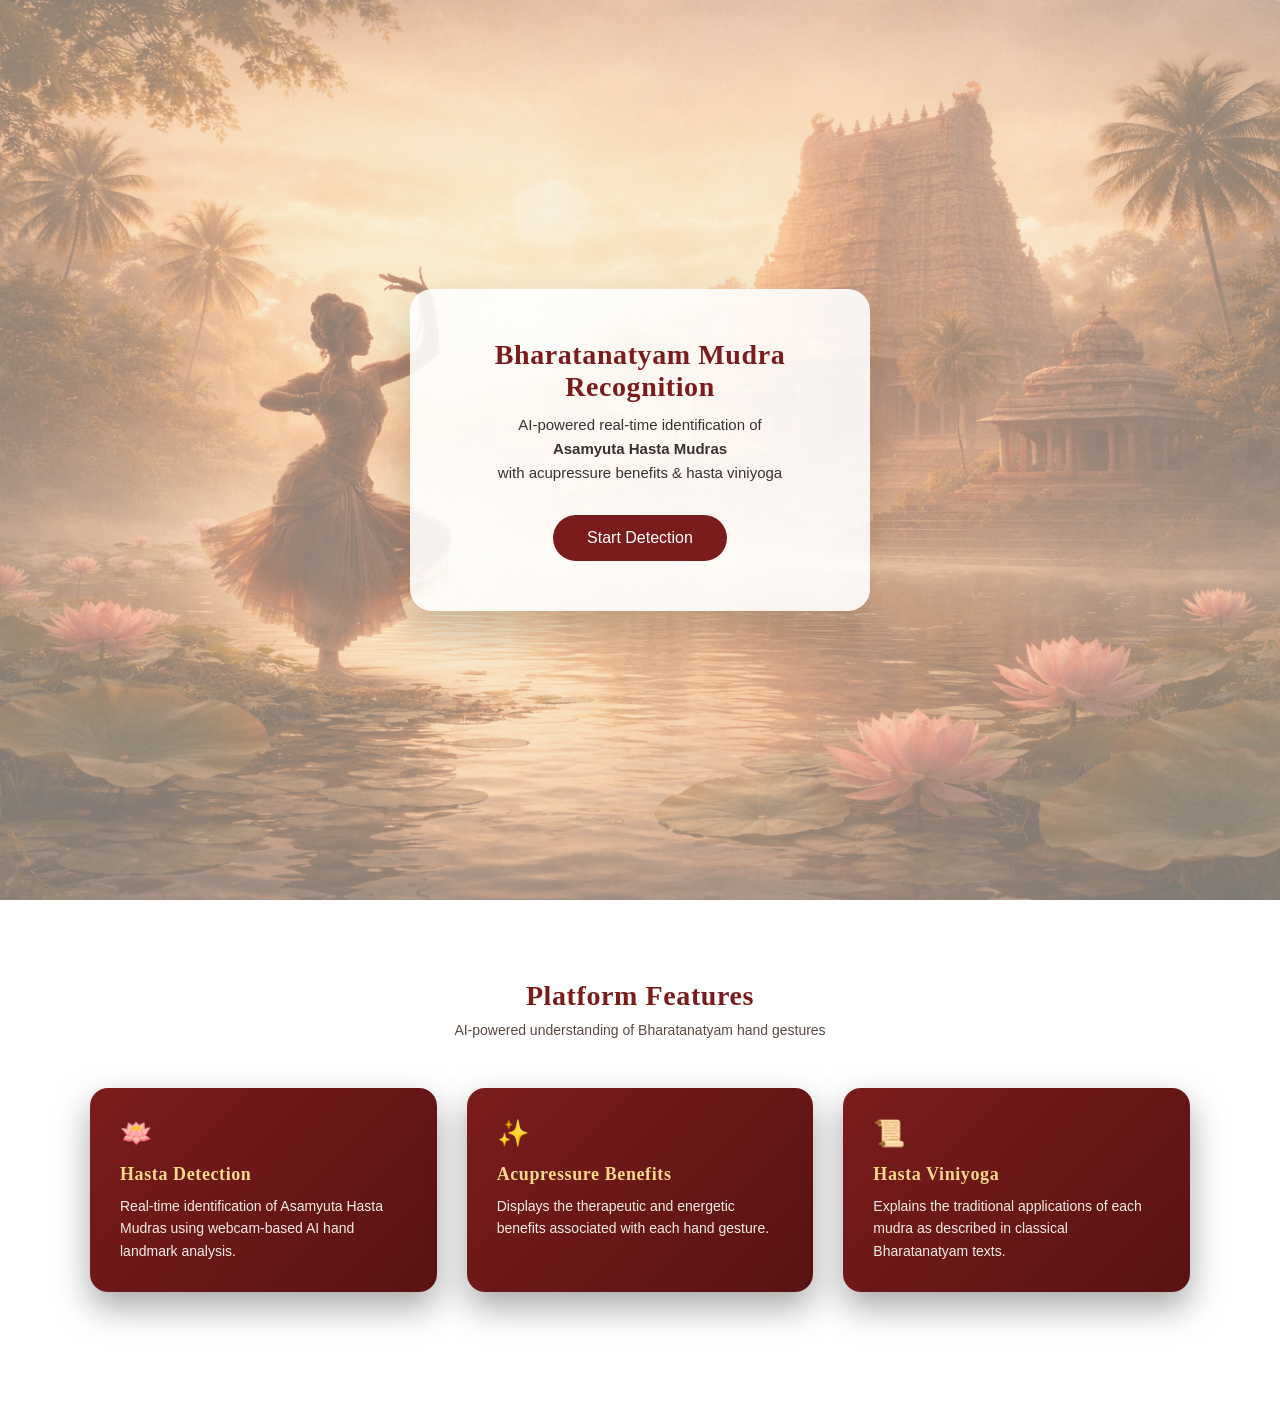
<file: index.html>
<!DOCTYPE html>
<html lang="en">
<head>
  <meta charset="UTF-8">
  <title>Bharatanatyam Mudra AI</title>
  <link rel="stylesheet" href="style.css">
</head>

<body class="landing">

  <!-- FIX: HERO WRAPPED PROPERLY -->
  <section class="hero-section">
    <div class="hero">
      <h1>Bharatanatyam Mudra Recognition</h1>
      <p>
        AI-powered real-time identification of<br>
        <strong>Asamyuta Hasta Mudras</strong><br>
        with acupressure benefits & hasta viniyoga
      </p>

      <button onclick="location.href='detect.html'">
        Start Detection
      </button>
    </div>
  </section>

  <!-- FEATURES SECTION (UNCHANGED) -->
  <section class="features-section">
    <h2>Platform Features</h2>
    <p class="features-subtitle">
      AI-powered understanding of Bharatanatyam hand gestures
    </p>

    <div class="features-grid">

      <div class="feature-card">
        <div class="icon">🪷</div>
        <h3>Hasta Detection</h3>
        <p>
          Real-time identification of Asamyuta Hasta Mudras
          using webcam-based AI hand landmark analysis.
        </p>
      </div>

      <div class="feature-card">
        <div class="icon">✨</div>
        <h3>Acupressure Benefits</h3>
        <p>
          Displays the therapeutic and energetic benefits
          associated with each hand gesture.
        </p>
      </div>

      <div class="feature-card">
        <div class="icon">📜</div>
        <h3>Hasta Viniyoga</h3>
        <p>
          Explains the traditional applications of each mudra
          as described in classical Bharatanatyam texts.
        </p>
      </div>

    </div>
  </section>

</body>
</html>
</file>
<file: style.css>
/* ===============================
   GLOBAL RESET & BASE STYLES
   =============================== */

* {
  margin: 0;
  padding: 0;
  box-sizing: border-box;
}

body {
  font-family: "Segoe UI", sans-serif;
  color: #3b2f2f;
}

/* ===============================
   ANIMATIONS
   =============================== */

@keyframes fadeInUp {
  from {
    opacity: 0;
    transform: translateY(25px);
  }
  to {
    opacity: 1;
    transform: translateY(0);
  }
}

@keyframes fadeIn {
  from { opacity: 0; }
  to { opacity: 1; }
}

/* ===============================
   TYPOGRAPHY
   =============================== */

h1, h2, h3 {
  font-family: "Georgia", "Times New Roman", serif;
  letter-spacing: 0.6px;
  color: #7a1c1c;
}

/* ===============================
   LANDING PAGE BACKGROUND
   =============================== */

body.landing {
  min-height: 100vh;

  background:
    linear-gradient(
      rgba(245, 239, 230, 0.5),
      rgba(245, 239, 230, 0.5)
    ),
    url("images/bg.jpg");

  background-size: cover;
  background-position: center center;
  background-repeat: no-repeat;
  background-attachment: fixed;
}

/* ===============================
   HERO SECTION (CENTERED)
   =============================== */

.hero-section {
  min-height: 100vh;
  display: flex;
  align-items: center;
  justify-content: center;
}

.hero {
  background: rgba(255, 255, 255, 0.88);
  padding: 50px;
  width: 460px;
  border-radius: 22px;
  text-align: center;
  animation: fadeInUp 1s ease;
  box-shadow: 0 20px 40px rgba(0,0,0,0.18);
}

.hero h1 {
  font-size: 28px;
  margin-bottom: 10px;
}

.hero p {
  font-size: 15px;
  line-height: 1.6;
  margin-bottom: 30px;
}

/* Decorative divider */
.divider {
  width: 90px;
  height: 3px;
  background: linear-gradient(to right, #c9a227, #7a1c1c);
  margin: 15px auto 25px;
  border-radius: 3px;
}

/* Button */
.hero button {
  background: #7a1c1c;
  color: #fff;
  border: none;
  padding: 14px 34px;
  border-radius: 30px;
  font-size: 16px;
  cursor: pointer;
  transition: transform 0.3s ease, box-shadow 0.3s ease;
}

.hero button:hover {
  transform: translateY(-4px);
  box-shadow: 0 10px 25px rgba(0,0,0,0.25);
  background: #9b2c2c;
}

/* ===============================
   FEATURES SECTION (SCROLL DOWN)
   =============================== */

.features-section {
  padding: 80px 20px 120px;
  text-align: center;
}

.features-section h2 {
  font-size: 28px;
  margin-bottom: 10px;
}

.features-subtitle {
  font-size: 14px;
  color: #5a4a42;
  margin-bottom: 50px;
}

/* FORCE 3 BOXES IN A ROW */

.features-grid {
  display: grid;
  grid-template-columns: repeat(3, 1fr);
  gap: 30px;
  max-width: 1100px;
  margin: 0 auto;
}

/* FEATURE CARD */

.feature-card {
  background: linear-gradient(135deg, #7a1c1c, #5a1212);
  color: #f7e7ce;
  padding: 30px;
  border-radius: 18px;
  text-align: left;
  box-shadow: 0 15px 35px rgba(0,0,0,0.35);
  transition: transform 0.35s ease, box-shadow 0.35s ease;
}

.feature-card:hover {
  transform: translateY(-6px);
  box-shadow: 0 20px 45px rgba(0,0,0,0.45);
}

/* ICON */

.feature-card .icon {
  font-size: 26px;
  margin-bottom: 15px;
}

/* TEXT */

.feature-card h3 {
  font-size: 18px;
  margin-bottom: 10px;
  color: #f9d98c;
}

.feature-card p {
  font-size: 14px;
  line-height: 1.6;
  color: #f5efe6;
}

/* ===============================
   DASHBOARD PAGE
   =============================== */

body.dashboard {
  min-height: 100vh;
  padding: 20px;
  animation: fadeIn 0.8s ease;

  background:
    linear-gradient(
      rgba(245, 239, 230, 0.5),
      rgba(245, 239, 230, 0.5)
    ),
    url("images/bg.jpg");

  background-size: cover;
  background-position: center center;
  background-repeat: no-repeat;
  background-attachment: fixed;
}

/* Header */
.topbar {
  text-align: center;
  margin-bottom: 25px;
}

.topbar h2 {
  font-size: 24px;
}

.topbar span {
  font-size: 14px;
  color: #5a4a42;
}

/* Layout */
.container {
  display: flex;
  justify-content: center;
  gap: 30px;
  flex-wrap: wrap;
}

/* CAMERA CARD */

.camera-card {
  position: relative;
  width: 480px;
  height: 360px;
  border-radius: 22px;
  overflow: hidden;
  background: black;
  box-shadow: 0 12px 30px rgba(0,0,0,0.2);
  transition: transform 0.3s ease;
}

.camera-card:hover {
  transform: translateY(-6px);
}

video,
canvas {
  width: 100%;
  height: 100%;
}

canvas {
  position: absolute;
  top: 0;
  left: 0;
}

/* INFO CARD */

.info-card {
  width: 360px;
  background: rgba(255,255,255,0.92);
  padding: 28px;
  border-radius: 22px;
  box-shadow: 0 12px 30px rgba(0,0,0,0.2);
  transition: transform 0.3s ease;
}

.info-card:hover {
  transform: translateY(-6px);
}

.info-card h3 {
  font-size: 20px;
  margin-bottom: 18px;
}

.info p {
  font-size: 14px;
  margin-bottom: 12px;
  line-height: 1.5;
}

/* ===============================
   RESPONSIVE
   =============================== */

@media (max-width: 900px) {
  .hero {
    width: 90%;
  }

  .features-grid {
    grid-template-columns: 1fr;
  }

  .camera-card {
    width: 100%;
    height: auto;
    aspect-ratio: 4 / 3;
  }

  .info-card {
    width: 100%;
  }
}
</file>
